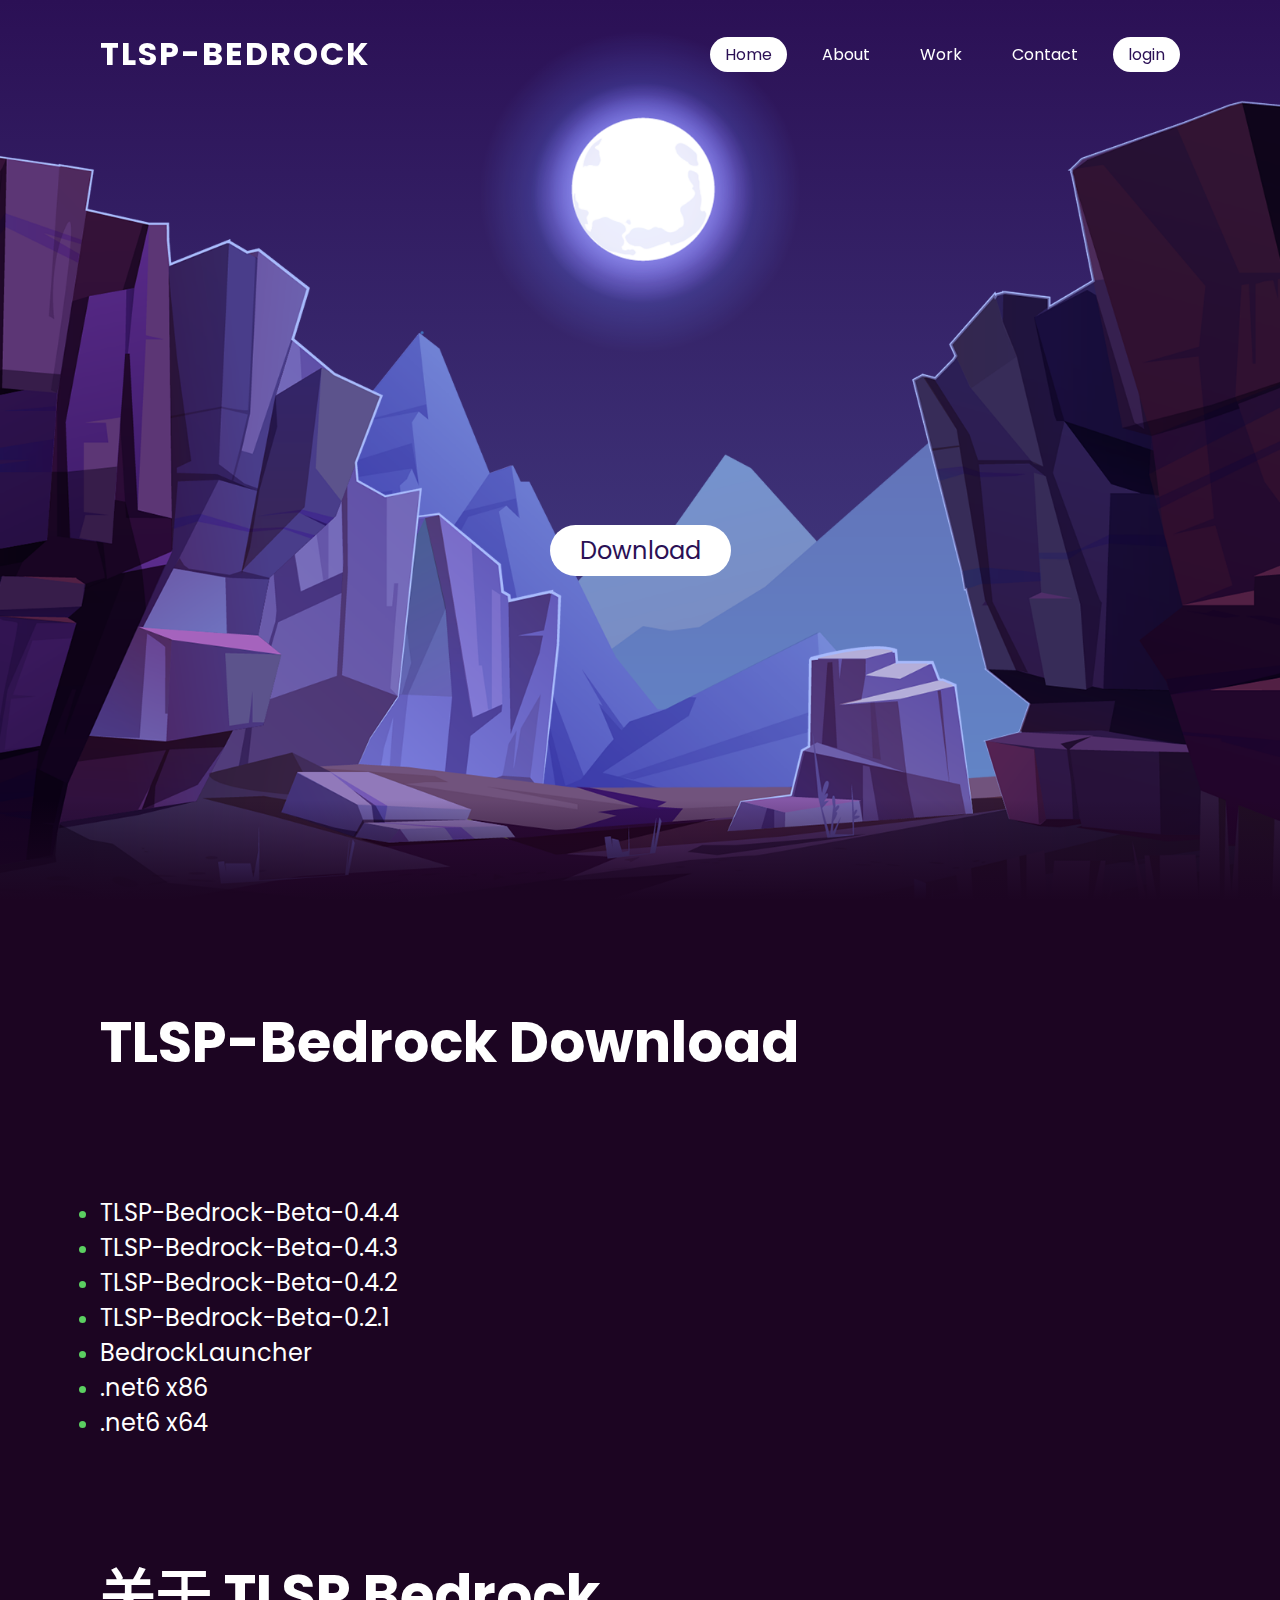
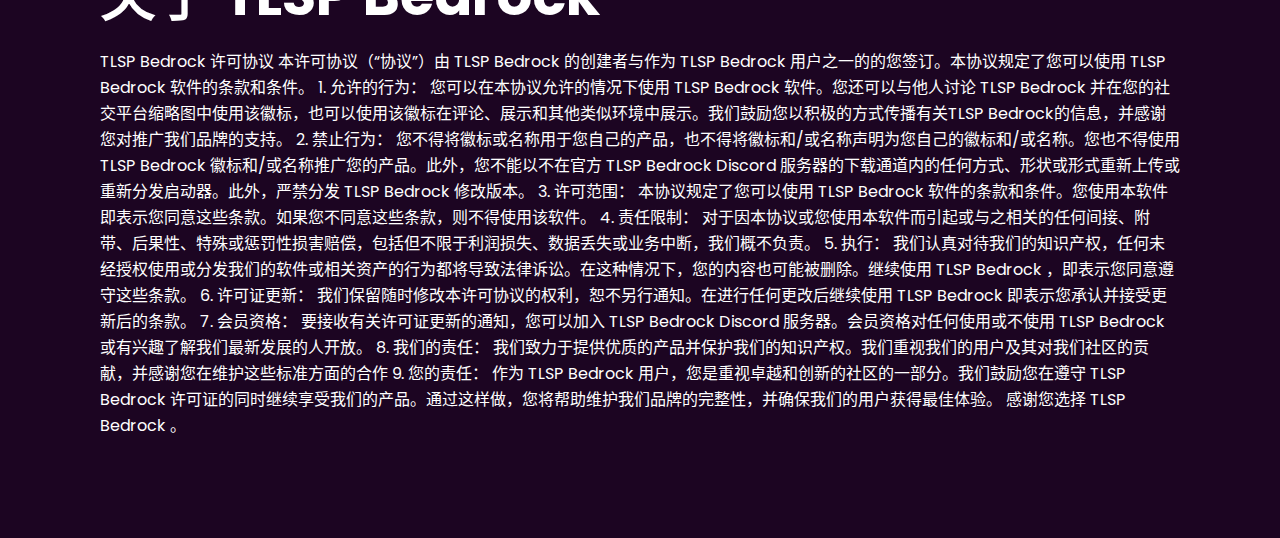
<file: index.html>
<!doctype html>
<html lang="zh-CN">

  <head>
    <meta charset="utf-8">
    <title>TLSP-Bedrock</title>
    <link rel="shortcut icon" href="icon.png">
    <style>
      @font-face {
        font-family: Unicons;
        src: url(fonts/Unicons.woff2) format("woff2"), url(fonts/Unicons.woff) format("woff");
        font-weight: 400;
        font-style: normal;
        font-display: block
      }

      @font-face {
        font-family: Custom;
        src: url(fonts/Custom.woff2) format("woff2"), url(fonts/Custom.woff) format("woff");
      }

      .img-mask.mask-1 img {
        -webkit-mask-image: url(img/blob.svg) !important;
        mask-image: url(img/blob.svg) !important;
      }

      .img-mask.mask-2 img {
        -webkit-mask-image: url(img/hex.svg) !important;
        mask-image: url(img/hex.svg) !important;
      }

      .img-mask.mask-3 img {
        -webkit-mask-image: url(img/blob2.svg) !important;
        mask-image: url(img/blob2.svg) !important;
      }
    </style>
    <link rel="stylesheet" href="./css/user-style.css">
  </head>

  <body>

    <body>
      <title>TLSP-Bedrock</title>
      <link rel="stylesheet" href="style.css" />
      <header><a href="#" class="logo">TLSP-Bedrock</a>
        <ul>
          <li><a href="#" class="active">Home</a></li>
          <li><a href="#about">About</a></li>
          <li><a href="#">Work</a></li>
          <li><a href="#">Contact</a></li>
          <li><a href="login/index.html" class="active">login</a></li>
        </ul>
      </header><main>
      <section class="hero">
        <div class="hero-content
      <section><img src="images/stars.png" id="stars" /><img src="images/moon.png" id="moon" /><img src="images/mountains_behind.png" id="mountains_behind" />
        <h2 id="text">TLSP Bedrock</h2><a href="#sec" id="btn">Download</a><img src="images/mountains_front.png" id="mountains_front" />
      </section>
      <div id="sec" class="sec">
        <h2>TLSP-Bedrock Download</h2>
        <ul id="2" title="">
          <div id="dow" class="dow">
          <li id="inqno"><a href="TLSP-Bedrock-Beta-0.4.4-Fixed-Fixed.rar"class="Download" id="ix87m"> TLSP-Bedrock-Beta-0.4.4</a></li>
          <li id="inqno"><a href="TLSP-Bedrock-Beta-0.4.3-Fixed-Fixed.rar"class="Download" id="ix87m"> TLSP-Bedrock-Beta-0.4.3</a></li>
          <li id="inqno"><a href="TLSP-Bedrock-Beta-0.4.2.rar"class="Download" id="ix87m"> TLSP-Bedrock-Beta-0.4.2</a></li>
          <li id="inqno"><a href="TLSP-Bedrock-Beta-0.2.1.rar"class="Download" id="ix87m"> TLSP-Bedrock-Beta-0.2.1</a></li>
          <li id="inqno"><a href="https://github.com/bedrockLauncher/BedrockLauncher/releases/latest/download/BedrockLauncherSetup.exe"class="Download" id="ix87m"> BedrockLauncher</a></li>
          <li id="inqno"><a href="https://download.visualstudio.microsoft.com/download/pr/edd094be-cc44-4af5-b6ce-d9e0c9bf47eb/f2e1c95e07a9cc1436e9f47a61dabc4e/windowsdesktop-runtime-6.0.21-win-x86.exe"class="Download" id="ix87m"> .net6 x86</a></li>
          <li id="inqno"><a href="https://download.visualstudio.microsoft.com/download/pr/06239090-ba0c-46e2-ad3e-6491b877f481/c5e4ab5e344eb3bdc3630e7b5bc29cd7/windowsdesktop-runtime-6.0.21-win-x64.exe"class="Download" id="ix87m"> .net6 x64</a></li>
        </ul>
      </div>
      <div id="about" class="about">
            <h2>关于 TLSP Bedrock</h2>
         <p>TLSP Bedrock 许可协议
本许可协议（“协议”）由 TLSP Bedrock 的创建者与作为 TLSP Bedrock 用户之一的的您签订。本协议规定了您可以使用 TLSP Bedrock 软件的条款和条件。


1. 允许的行为：
您可以在本协议允许的情况下使用 TLSP Bedrock 软件。您还可以与他人讨论 TLSP Bedrock 并在您的社交平台缩略图中使用该徽标，也可以使用该徽标在评论、展示和其他类似环境中展示。我们鼓励您以积极的方式传播有关TLSP Bedrock的信息，并感谢您对推广我们品牌的支持。


2. 禁止行为：
您不得将徽标或名称用于您自己的产品，也不得将徽标和/或名称声明为您自己的徽标和/或名称。您也不得使用 TLSP Bedrock 徽标和/或名称推广您的产品。此外，您不能以不在官方 TLSP Bedrock Discord 服务器的下载通道内的任何方式、形状或形式重新上传或重新分发启动器。此外，严禁分发 TLSP Bedrock 修改版本。


3. 许可范围：
本协议规定了您可以使用 TLSP Bedrock 软件的条款和条件。您使用本软件即表示您同意这些条款。如果您不同意这些条款，则不得使用该软件。


4. 责任限制：
对于因本协议或您使用本软件而引起或与之相关的任何间接、附带、后果性、特殊或惩罚性损害赔偿，包括但不限于利润损失、数据丢失或业务中断，我们概不负责。


5. 执行：
我们认真对待我们的知识产权，任何未经授权使用或分发我们的软件或相关资产的行为都将导致法律诉讼。在这种情况下，您的内容也可能被删除。继续使用 TLSP Bedrock ，即表示您同意遵守这些条款。


6. 许可证更新：
我们保留随时修改本许可协议的权利，恕不另行通知。在进行任何更改后继续使用 TLSP Bedrock 即表示您承认并接受更新后的条款。


7. 会员资格：
要接收有关许可证更新的通知，您可以加入 TLSP Bedrock Discord 服务器。会员资格对任何使用或不使用 TLSP Bedrock 或有兴趣了解我们最新发展的人开放。


8. 我们的责任：
我们致力于提供优质的产品并保护我们的知识产权。我们重视我们的用户及其对我们社区的贡献，并感谢您在维护这些标准方面的合作


9. 您的责任：
作为 TLSP Bedrock 用户，您是重视卓越和创新的社区的一部分。我们鼓励您在遵守 TLSP Bedrock 许可证的同时继续享受我们的产品。通过这样做，您将帮助维护我们品牌的完整性，并确保我们的用户获得最佳体验。


感谢您选择 TLSP Bedrock 。</p>
          </section>
      <script>
        let stars = document.getElementById('stars')
        let moon = document.getElementById('moon')
        let mountains_behind = document.getElementById('mountains_behind')
        let text = document.getElementById('text')
        let btn = document.getElementById('btn')
        let mountains_front = document.getElementById('mountains_front')
        let header = document.querySelector('header')

        window.addEventListener('scroll', function() {
          let value = window.scrollY;
          stars.style.left = value * 0.25 + 'px'
          moon.style.top = value * 1.05 + 'px'
          mountains_behind.style.top = value * 0.5 + 'px'
          mountains_front.style.top = value * 0 + 'px'
          text.style.marginRight = value * 4 + 'px'
          text.style.marginTop = value * 1.5 + 'px'
          btn.style.marginTop = value * 1.5 + 'px'
          header.style.top = value * 0.5 + 'px'
        })
      </script>
    </body>
  </body>
  <html>
</file>
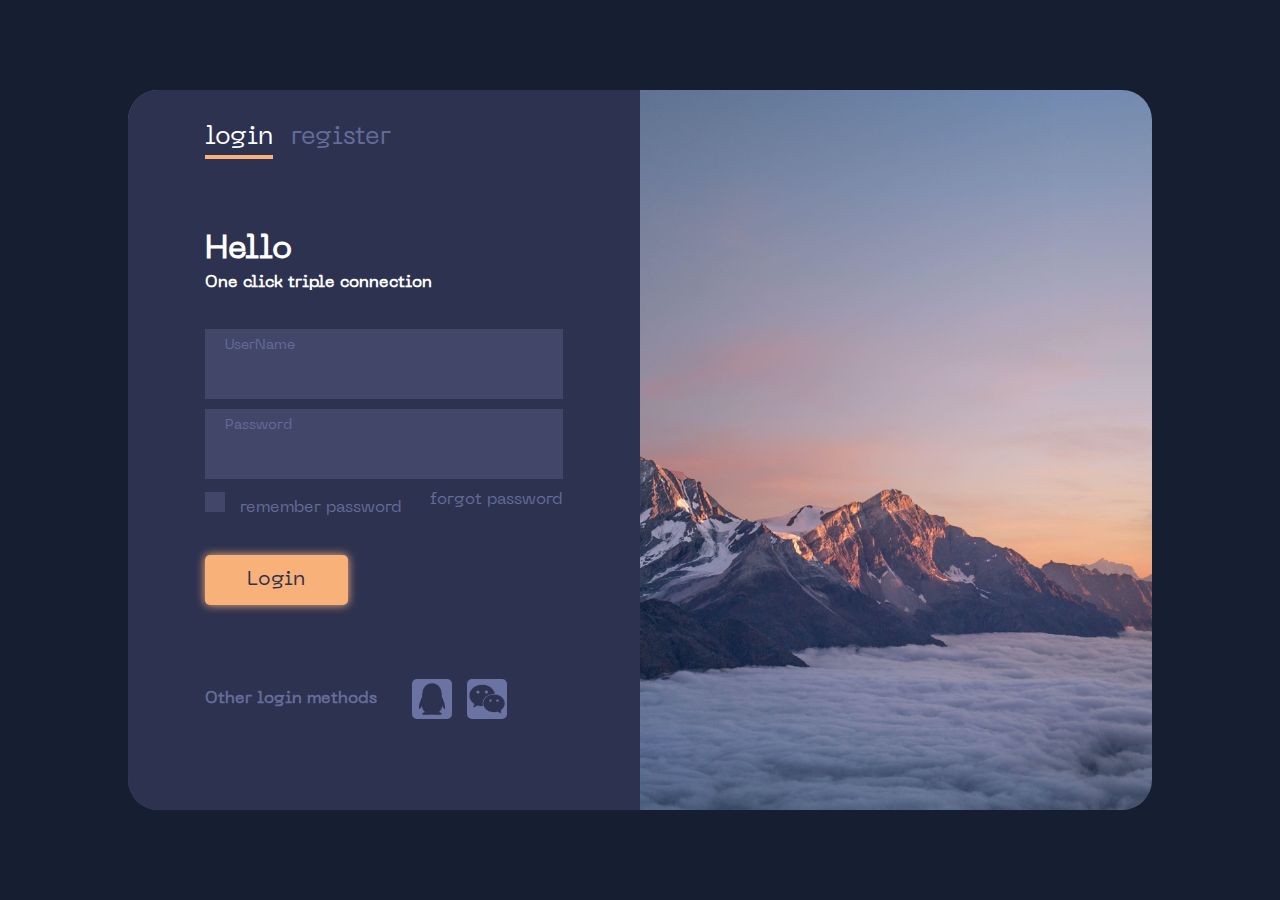
<file: login/index.html>
<!DOCTYPE html>
<html lang="en">

<head>
    <meta charset="UTF-8">
    <meta name="viewport" content="width=device-width, initial-scale=1.0">
    <title>Document</title>
    <link rel="stylesheet" href="./style.css">
</head>

<body>
    <div class="box">
        <div class="forms">
            <div class="tips">
                <span class="login-btn">login</span>
                <span class="register-btn">register</span>
            </div>
            <div class="login">
                <div class="form-title">
                    <h1>Hello</h1>
                    <h4>One click triple connection</h4>
                </div>
                <div class="form">
                    <div class="username input-item">
                        <input type="text" class="ipts">
                    </div>
                    <div class="password input-item">
                        <input type="password" class="ipts">
                    </div>
                    <div class="other-select">
                        <div class="rem-pwd">
                            <input type="checkbox" id="check">
                            <label for="check" class="rem-pwd-tips">remember password</label>
                        </div>
                        <span class="fogot-pwd-btn">forgot password</span>
                    </div>
                    <button class="btn">Login</button>
                    <div class="other-login">
                        <span>Other login methods</span>
                        <div class="login-img">
                            <img src="./asset/QQ.png" alt="">
                            <img src="./asset/wechat-fill.png" alt="">
                        </div>
                    </div>
                </div>
            </div>
            <div class="register">
                <div class="form-title">
                    <h1>Register</h1>
                    <h4>One click triple connection</h4>
                </div>
                <div class="form">
                    <div class="username input-item">
                        <input type="text" class="ipts">
                    </div>
                    <div class="password input-item">
                        <input type="password" class="ipts">
                    </div>
                    <div class="conform-password input-item">
                        <input type="password" class="ipts">
                    </div>
                    <button class="btn">Register</button>
                </div>
            </div>
            <div class="fogot-pwd">
                <div class="form-title">
                    <h1>fogot-pwd</h1>
                    <h4>One click triple connection</h4>
                </div>
                <div class="form">
                    <div class="username input-item">
                        <input type="text" class="ipts">
                    </div>
                    <div class="password input-item">
                        <input type="password" class="ipts">
                    </div>
                    <div class="code input-item">
                        <input type="text" class="ipts">
                        <span class="veri-code-tips">Click To Get</span>
                    </div>
                    <button class="btn">Confirm</button>
                </div>
            </div>
        </div>

    </div>
</body>
<script>
    const login = document.querySelector('.login')
    const register = document.querySelector('.register')
    const fogotPwd = document.querySelector('.fogot-pwd')
    const registerBtn = document.querySelector('.register-btn')
    const loginBtn = document.querySelector('.login-btn')
    const fogotPwdBtn = document.querySelector('.fogot-pwd-btn')
    const veriCodeTips = document.querySelector('.veri-code-tips');
    let reckonTimeFlag = 5; //倒计时
    let reckonTime; //定时器
    //定时器
    function countDown() {
        veriCodeTips.innerHTML = `RESEND(${reckonTimeFlag})`
        reckonTimeFlag--;
        if (reckonTimeFlag < 0) {
            clearInterval(reckonTime);
            reckonTimeFlag = 5;
            veriCodeTips.innerHTML = `Click To Get`;
            veriCodeTips.style.color = "rgb(113 123 185)";
            veriCodeTips.onclick = veriCodeTipsClick;
        }
    }

    //点击事件触发的方法
    function veriCodeTipsClick() {
        veriCodeTips.onclick = null;
        veriCodeTips.style.color = "rgb(153, 151, 151)";
        reckonTime = setInterval(countDown, 1000);
        countDown();
    }

    veriCodeTips.addEventListener('click', function () {
        veriCodeTipsClick()
    })
    registerBtn.addEventListener('click', function () {
        login.style.opacity = '0'
        fogotPwd.style.opacity = '0'
        register.style.opacity = '1'
        login.style.zIndex = '-1'
        fogotPwd.style.zIndex = '-1'
        register.style.zIndex = '10'
        register.style.animation = 'into 1s ease'
        login.style.animation = 'none'
        fogotPwd.style.animation = 'none'
        registerBtn.style.borderBottom = '4px solid rgb(249, 177, 122)'
        registerBtn.style.color = '#fff'
        loginBtn.style.borderBottom = 'none'
        loginBtn.style.color = 'rgb(100, 108, 154)'
    })
    loginBtn.addEventListener('click', function () {
        login.style.opacity = '1'
        register.style.opacity = '0'
        fogotPwd.style.opacity = '0'
        login.style.zIndex = '10'
        fogotPwd.style.zIndex = '-1'
        register.style.zIndex = '-1'
        login.style.animation = 'into 1s ease'
        register.style.animation = 'none'
        fogotPwd.style.animation = 'none'
        registerBtn.style.borderBottom = ''
        registerBtn.style.color = 'rgb(100, 108, 154)'
        loginBtn.style.borderBottom = '4px solid rgb(249, 177, 122)'
        loginBtn.style.color = '#fff'
    })
    fogotPwdBtn.addEventListener('click', function () {
        fogotPwd.style.opacity = '1'
        login.style.opacity = '0'
        register.style.opacity = '0'
        login.style.zIndex = '-1'
        fogotPwd.style.zIndex = '10'
        register.style.zIndex = '-1'
        fogotPwd.style.animation = 'into 1s ease'
        register.style.animation = 'none'
        login.style.animation = 'none'

    })
</script>

</html>
</file>
<file: css/user-style.css>
* {
    box-sizing: border-box;
}

body {
    margin: 0;
}

#2 {
    position: static;
    font-weight: 700;
    font-family: Helvetica, sans-serif;
    color: #5bcf61;
}

#inqno {
    font-family: Helvetica, sans-serif;
    color: #5bcf61;
}

#ix87m {
    color: #ffffff;
}

* {
    box-sizing: border-box;
}

body {
    margin-top: 0px;
    margin-right: 0px;
    margin-bottom: 0px;
    margin-left: 0px;
    font-family: -apple-system, BlinkMacSystemFont, "Helvetica Neue", Helvetica, Roboto, Arial, "PingFang SC", "Hiragino Sans GB", "Microsoft Yahei", "Microsoft Jhenghei", sans-serif;
}

.logo path {
    pointer-events: none;
    fill: none;
    stroke-linecap: round;
    stroke-width: 7;
    stroke: rgb(255, 255, 255);
}

.wechat-group img {
    max-width: 220px;
    height: auto;
    border-top-left-radius: 8px;
    border-top-right-radius: 8px;
    border-bottom-right-radius: 8px;
    border-bottom-left-radius: 8px;
    margin-top: 0px;
    margin-right: auto;
    margin-bottom: 0px;
    margin-left: auto;
    width: 100%;
}

.welcome-img img {
    width: 100%;
}
.about {
  position: relative;
  padding: 100px;
  background: #1c0522;
}

.about h2 {
  font-size: 3.5em;
  margin-bottom: 10px;
  color: #fff;
}

.about p {
  font-size: 1em;
  color: #fff;
}
.dow  {
  font-size: 1.5em;
  margin-bottom: 10px;
  color: #fff;
}
.dow {
  text-decoration: none;
  display: inline-block;
  color: #fff;
  font-size: 1.5em;
  z-index: 9;
  transform: translateY(100px);
}
</file>
<file: style.css>
/* 这是引入了一些字体 */
@import url('https://fonts.googleapis.com/css?family=Poppins:300,400,500,600,700,800,900&display=swap'); 

* {
  margin: 0;
  padding: 0;
  box-sizing: border-box;
  font-family: 'Poppins', sans-serif;
  /* 当用户手动导航或者 CSSOM scrolling API 触发滚动操作时 */
  scroll-behavior: smooth; 
}

body {
  min-height: 100vh;
  overflow-x: hidden;
  background: linear-gradient(#2b1055,#7597de);
}

header {
  position: absolute;
  top: 0;
  left: 0;
  width: 100%;
  padding: 30px 100px;
  display: flex;
  justify-content: space-between;
  align-items: center;
  z-index: 10000;
}

header .logo {
  color: #fff;
  font-weight: 700;
  text-decoration: none;
  font-size: 2em;
  text-transform: uppercase; /* 大写 */
  letter-spacing: 2px; /* 字符间距 */
}

header ul {
  display: flex;
  justify-content: center;
  align-items: center;
}

header ul li {
  list-style: none;
  margin-left: 20px;
}

header ul li a {
  text-decoration: none;
  padding: 6px 15px;
  color: #fff;
  border-radius: 20px;
}

header ul li a:hover,
header ul li a.active {
  background: #fff;
  color: #2b1055;
}

section {
  position: relative;
  width: 100%;
  height: 100vh;
  padding: 100px;
  display: flex;
  justify-content: center;
  align-items: center;
  overflow: hidden;
}

section::before {
  content: '';
  position: absolute;
  bottom: 0;
  width: 100%;
  height: 100px;
  background: linear-gradient(to top, #1c0522, transparent);
  z-index: 1000;
}

section img {
  position: absolute;
  top: 0;
  left: 0;
  width: 100%;
  height: 100%;
  /* object-fit CSS 属性指定可替换元素（例如：<img> 或 <video>）的内容应该如何适应到其使用高度和宽度确定的框。 */
  object-fit: cover;
  pointer-events: none;
}

section img#moon {
  /* mix-blend-mode CSS 属性描述了元素的内容应该与元素的直系父元素的内容和元素的背景如何混合。 */ 
  mix-blend-mode: screen;
}

section img#mountains_front {
  z-index: 10;
}

#text {
  position: absolute;
  right: -350px;
  color: #fff;
  white-space: nowrap;
  font-size: 7.5vw;
  z-index: 9;
}

#btn {
  text-decoration: none;
  display: inline-block;
  padding: 8px 30px;
  border-radius: 40px;
  background: #fff;
  color: #2b1055;
  font-size: 1.5em;
  z-index: 9;
  transform: translateY(100px);
}

.sec {
  position: relative;
  padding: 100px;
  background: #1c0522;
}

.sec h2 {
  font-size: 3.5em;
  margin-bottom: 10px;
  color: #fff;
}

.sec p {
  font-size: 1em;
  color: #fff;
}
.about {
  position: relative;
  padding: 100px;
  background: #1c0522;
}

.about h2 {
  font-size: 3.5em;
  margin-bottom: 10px;
  color: #fff;
}

.about p {
  font-size: 1em;
  color: #fff;
}
.about h3 {
  font-size: 3.5em;
  margin-bottom: 10px;
  color: #fff;
}
.about br {
  font-size: 3.5em;
  margin-bottom: 10px;
  color: #fff;
}
#iz29t{
  color:#ffffff;
}
#2{
  color:#5fe877;
}
#ix87m{
  color:#ffffff;
}
#ix87m-2{
  color:#ffffff;
}
#ix87m-3{
  color:#ffffff;
}
#iuwev{
  color:#ffffff;
}
#ie6kk{
  color:#ffffff;
}
#ivb0k{
  color:#ffffff;
}
#iocy5{
  color:#ffffff;
}
#ihsoo{
  color:#ffffff;
}
#ie8xw{
  color:#ffffff;
}
#ib0ex{
  color:#ffffff;
}
#im26h{
  color:#ffffff;
}
#igvyh{
  color:#ffffff;
}
#iesed{
  color:#ffffff;
}
#icgvd{
  color:#ffffff;
}
#ihwxh{
  color:#ffffff;
}
#ipbap{
  color:#ffffff;
}
#iebjb{
  color:#ffffff;
}
#ix2ep{
  color:#ffffff;
}
#irr9e{
  color:#ffffff;
}
#ij0zk{
  color:#ffffff;
}
#i0esz{
  color:#ffffff;
}
#iks1h{
  color:#ffffff;
}
#iz7a8r{
  color:#ffffff;
}
#in380q{
  color:#ffffff;
}
.img-mask.mask-1 img{
  -webkit-mask-image:url("img/blob.svg") !important;
}
.img-mask.mask-2 img{
  -webkit-mask-image:url("img/hex.svg") !important;
}
.img-mask.mask-3 img{
  -webkit-mask-image:url("img/blob2.svg") !important;
}
.c19213{
  font-family:'Poppins', sans-serif;
  color:#ffffff;
}
@font-face{
  font-family:Unicons;
  src:url("fonts/Unicons.woff2") format("woff2"), url("fonts/Unicons.woff") format("woff");
  font-weight:400;
  font-style:normal;
  font-display:block;
}
@font-face{
  font-family:Custom;
  src:url("fonts/Custom.woff2") format("woff2"), url("fonts/Custom.woff") format("woff");
}
.Download {
  text-decoration: none;
}
</file>
<file: login/style.css>
@charset "UTF-8";
@font-face {
  font-family: NeueMachina-Regular;
  font-weight: 400;
  src: url(./asset/font/NeueMachina-Regular.woff2) format("truetype");
}
* {
  padding: 0;
  margin: 0;
}

body {
  background-color: rgb(22, 30, 49);
}

.box {
  width: 80vw;
  height: 80vh;
  background: url(./asset/bg.jpg);
  background-attachment: fixed;
  background-size: cover;
  position: absolute;
  left: 50%;
  top: 50%;
  transform: translate(-50%, -50%);
  border-radius: 30px;
  font-family: NeueMachina-Regular;
  overflow: hidden;
}
.box .forms {
  width: 50%;
  height: 100%;
  background-color: rgb(45, 50, 80);
  border-radius: 30px 0 0 30px;
  color: rgb(255, 255, 255);
  display: flex;
  flex-direction: column;
  align-items: center;
  box-sizing: border-box;
  position: relative;
}
.box .forms .tips {
  width: 70%;
  height: 10%;
  box-sizing: border-box;
  font-size: 25px;
  margin: 4vh;
}
.box .forms .tips span {
  margin: 0 10px 0 0;
  cursor: pointer;
  padding-bottom: 5px;
  transition: 0.1s;
  color: rgb(100, 108, 154);
}
.box .forms .tips span:hover {
  border-bottom: 4px solid rgb(249, 177, 122);
  color: #fff;
}
.box .forms .tips .login-btn {
  border-bottom: 4px solid rgb(249, 177, 122);
  color: #fff;
}
.box .forms .login,
.box .forms .register,
.box .forms .fogot-pwd {
  width: 70%;
  top: 20%;
}
.box .forms .login .form-title h1,
.box .forms .register .form-title h1,
.box .forms .fogot-pwd .form-title h1 {
  margin-bottom: 10px;
}
.box .forms .login .form,
.box .forms .register .form,
.box .forms .fogot-pwd .form {
  margin-top: 3vw;
}
.box .forms .login .form .username::before,
.box .forms .register .form .username::before,
.box .forms .fogot-pwd .form .username::before {
  content: "UserName";
}
.box .forms .login .form .password::before,
.box .forms .register .form .password::before,
.box .forms .fogot-pwd .form .password::before {
  content: "Password";
}
.box .forms .login .form .conform-password::before,
.box .forms .register .form .conform-password::before,
.box .forms .fogot-pwd .form .conform-password::before {
  content: "Conform Password";
}
.box .forms .login .form .code,
.box .forms .register .form .code,
.box .forms .fogot-pwd .form .code {
  position: relative;
}
.box .forms .login .form .code::before,
.box .forms .register .form .code::before,
.box .forms .fogot-pwd .form .code::before {
  content: "Code";
}
.box .forms .login .form .code .veri-code-tips,
.box .forms .register .form .code .veri-code-tips,
.box .forms .fogot-pwd .form .code .veri-code-tips {
  position: absolute;
  right: 20px;
  top: 36px;
  color: rgb(113, 123, 185);
  cursor: pointer;
}
.box .forms .login .form .input-item,
.box .forms .register .form .input-item,
.box .forms .fogot-pwd .form .input-item {
  width: 100%;
  height: 70px;
  margin: 10px 0;
  transition: 0.5s;
}
.box .forms .login .form .input-item::before,
.box .forms .register .form .input-item::before,
.box .forms .fogot-pwd .form .input-item::before {
  display: block;
  position: absolute;
  color: rgb(100, 108, 154);
  padding: 10px 5px 1px 20px;
  font-size: 14px;
}
.box .forms .login .form .input-item input,
.box .forms .register .form .input-item input,
.box .forms .fogot-pwd .form .input-item input {
  width: 100%;
  height: 100%;
  background-color: rgb(66, 71, 105);
  outline: none;
  border: 0;
  padding: 20px 5px 1px 20px;
  box-sizing: border-box;
  color: #fff;
  font-size: 20px;
}
.box .forms .login .form .input-item input:focus,
.box .forms .register .form .input-item input:focus,
.box .forms .fogot-pwd .form .input-item input:focus {
  border-left: 3px solid rgb(255, 187, 124);
}
.box .forms .login .form .other-select,
.box .forms .register .form .other-select,
.box .forms .fogot-pwd .form .other-select {
  display: flex;
  justify-content: space-between;
  color: rgb(100, 108, 154);
  margin-top: 1vw;
}
.box .forms .login .form .other-select #check:checked + .rem-pwd-tips,
.box .forms .register .form .other-select #check:checked + .rem-pwd-tips,
.box .forms .fogot-pwd .form .other-select #check:checked + .rem-pwd-tips {
  color: #fff;
}
.box .forms .login .form .other-select input[type=checkbox],
.box .forms .register .form .other-select input[type=checkbox],
.box .forms .fogot-pwd .form .other-select input[type=checkbox] {
  width: 20px;
  height: 20px;
  margin-right: 10px;
  position: relative;
  border: 0;
}
.box .forms .login .form .other-select input[type=checkbox]::after,
.box .forms .register .form .other-select input[type=checkbox]::after,
.box .forms .fogot-pwd .form .other-select input[type=checkbox]::after {
  position: absolute;
  top: 0;
  color: #000;
  width: 20px;
  height: 20px;
  display: inline-block;
  visibility: visible;
  padding-left: 0;
  text-align: center;
  background-color: rgb(66, 71, 105);
  content: " ";
}
.box .forms .login .form .other-select input[type=checkbox]:checked::after,
.box .forms .register .form .other-select input[type=checkbox]:checked::after,
.box .forms .fogot-pwd .form .other-select input[type=checkbox]:checked::after {
  content: "✓";
  color: rgb(249, 177, 122);
  font-size: 30px;
  line-height: 20px;
  background-color: rgb(66, 71, 105);
  border: 1px solid rgb(249, 177, 122);
  border-radius: 5px;
}
.box .forms .login .form .other-select .rem-pwd .rem-pwd-tips,
.box .forms .register .form .other-select .rem-pwd .rem-pwd-tips,
.box .forms .fogot-pwd .form .other-select .rem-pwd .rem-pwd-tips {
  cursor: pointer;
}
.box .forms .login .form .other-select .fogot-pwd-btn,
.box .forms .register .form .other-select .fogot-pwd-btn,
.box .forms .fogot-pwd .form .other-select .fogot-pwd-btn {
  cursor: pointer;
  color: rgb(100, 108, 154);
}
.box .forms .login .form .btn,
.box .forms .register .form .btn,
.box .forms .fogot-pwd .form .btn {
  width: 40%;
  height: 50px;
  cursor: pointer;
  border: 0;
  background-color: rgb(249, 177, 122);
  color: rgb(45, 50, 80);
  margin: 10px 0;
  border-radius: 5px;
  font-size: 20px;
  box-shadow: 0px 0px 10px rgb(249, 177, 122);
  transition: 0.3s;
  margin-top: 3vw;
  font-family: NeueMachina-Regular;
}
.box .forms .login .form .btn:hover,
.box .forms .register .form .btn:hover,
.box .forms .fogot-pwd .form .btn:hover {
  box-shadow: 0px 0px 15px rgb(249, 177, 122);
}
.box .forms .login .form .other-login,
.box .forms .register .form .other-login,
.box .forms .fogot-pwd .form .other-login {
  color: rgb(100, 108, 154);
  margin-top: 5vw;
  font-weight: 900;
  display: flex;
  align-items: baseline;
}
.box .forms .login .form .other-login .login-img img,
.box .forms .register .form .other-login .login-img img,
.box .forms .fogot-pwd .form .other-login .login-img img {
  width: 40px;
  height: 40px;
  vertical-align: middle;
  margin-left: 10px;
  border-radius: 5px;
  cursor: pointer;
  vertical-align: middle;
}
.box .forms .login .form .other-login span,
.box .forms .register .form .other-login span,
.box .forms .fogot-pwd .form .other-login span {
  display: inline-block;
  margin-right: 2vw;
}
.box .forms .login {
  position: absolute;
  opacity: 1;
  z-index: 10;
  animation: into 1s ease;
}
.box .forms .register {
  position: absolute;
  opacity: 0;
  z-index: -1;
}
.box .forms .fogot-pwd {
  position: absolute;
  opacity: 0;
  z-index: -1;
}

@media (max-width: 1024px) {
  .box {
    width: 100vw;
    height: 100vh;
    border-radius: 0;
  }
  .box .forms {
    width: 100%;
    border-radius: 0;
  }
  .box .forms .other-select {
    justify-content: flex-end !important;
  }
  .box .forms .other-select .rem-pwd {
    display: none;
  }
  .box .forms .other-login {
    flex-direction: column;
    position: relative;
    justify-content: center;
  }
  .box .forms .other-login .login-img {
    position: absolute;
    right: 0;
    top: 5vh;
  }
}
@keyframes into {
  0% {
    transform: translateY(5vh);
    opacity: 0;
  }
  100% {
    transform: translateY(0px);
    opacity: 1;
  }
}/*# sourceMappingURL=style.css.map */
</file>
